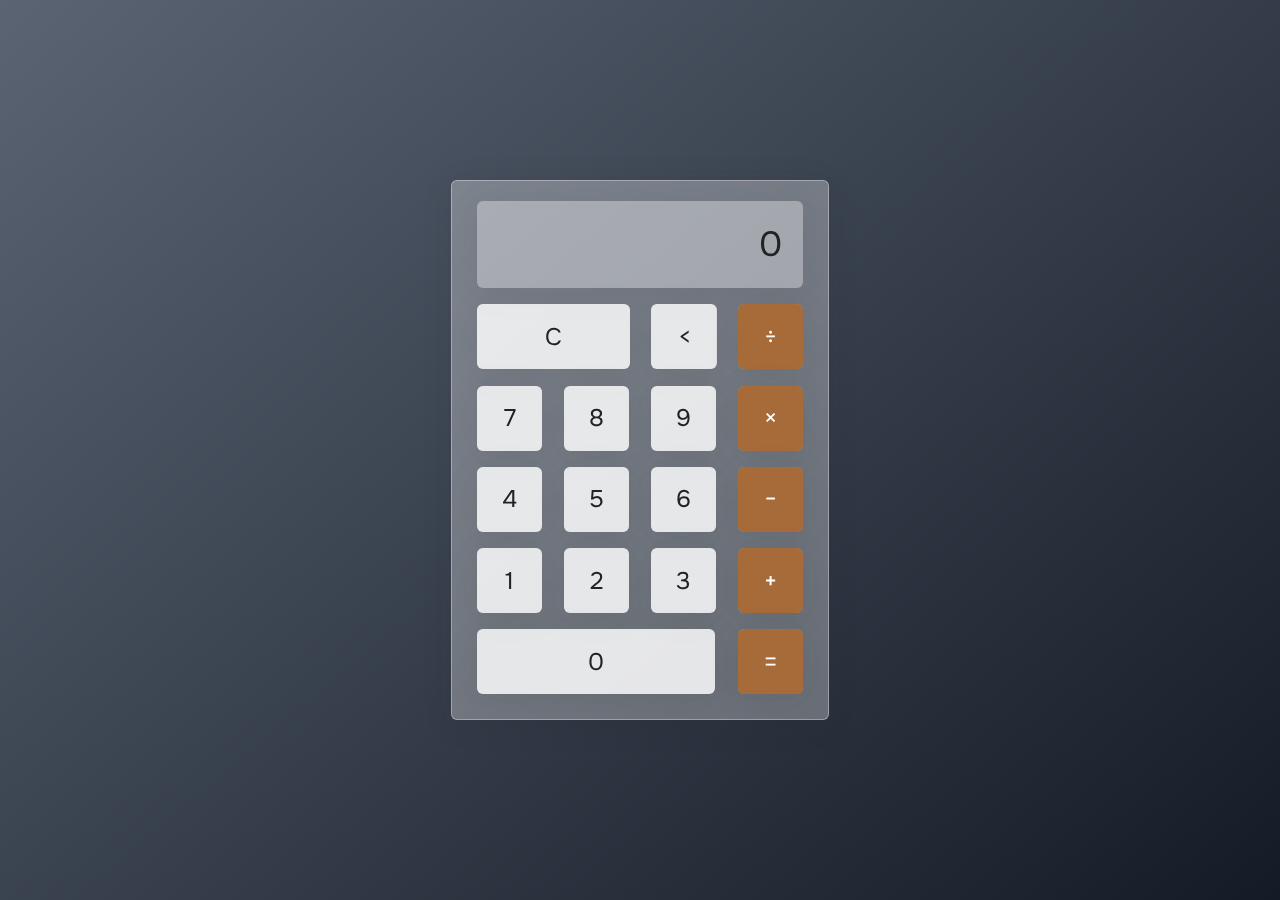
<file: Calculadora/index.html>
<!DOCTYPE html>
<html lang="en">
<head>
    <meta charset="UTF-8">
    <meta http-equiv="X-UA-Compatible" content="IE=edge">
    <meta name="viewport" content="width=device-width, initial-scale=1.0">
    <link rel="stylesheet" href="style.css">
    <title>Calculadora</title>
</head>
<body>
    
    <div class="wrapper">
        <section class="screen">
            0
        </section>

        <section class="calc-buttons">
            <div class="calc-button-row">
                <button class="calc-button double">
                    C
                </button>
                <button class="calc-button">
                    <
                </button>
                <button class="calc-button">
                    &divide;
                </button>
            </div>
            
            <div class="calc-button-row">
                <button class="calc-button">
                    7
                </button>
                <button class="calc-button">
                    8
                </button>
                <button class="calc-button">
                    9
                </button>
                <button class="calc-button">
                    &times;
                </button>
            </div>
            
            <div class="calc-button-row">
                <button class="calc-button">
                    4
                </button>
                <button class="calc-button">
                    5
                </button>
                <button class="calc-button">
                    6
                </button>
                <button class="calc-button">
                    &minus;
                </button>
            </div>
            
            <div class="calc-button-row">
                <button class="calc-button">
                    1
                </button>
                <button class="calc-button">
                    2
                </button>
                <button class="calc-button">
                    3
                </button>
                <button class="calc-button">
                    &plus;
                </button>
            </div>
            
            <div class="calc-button-row">
                <button class="calc-button triple">
                    0
                </button>
                <button class="calc-button">
                    &equals;
                </button>
            </div>

        </section>
    </div>

    <script src="script.js"></script>
</body>
</html>
</file>
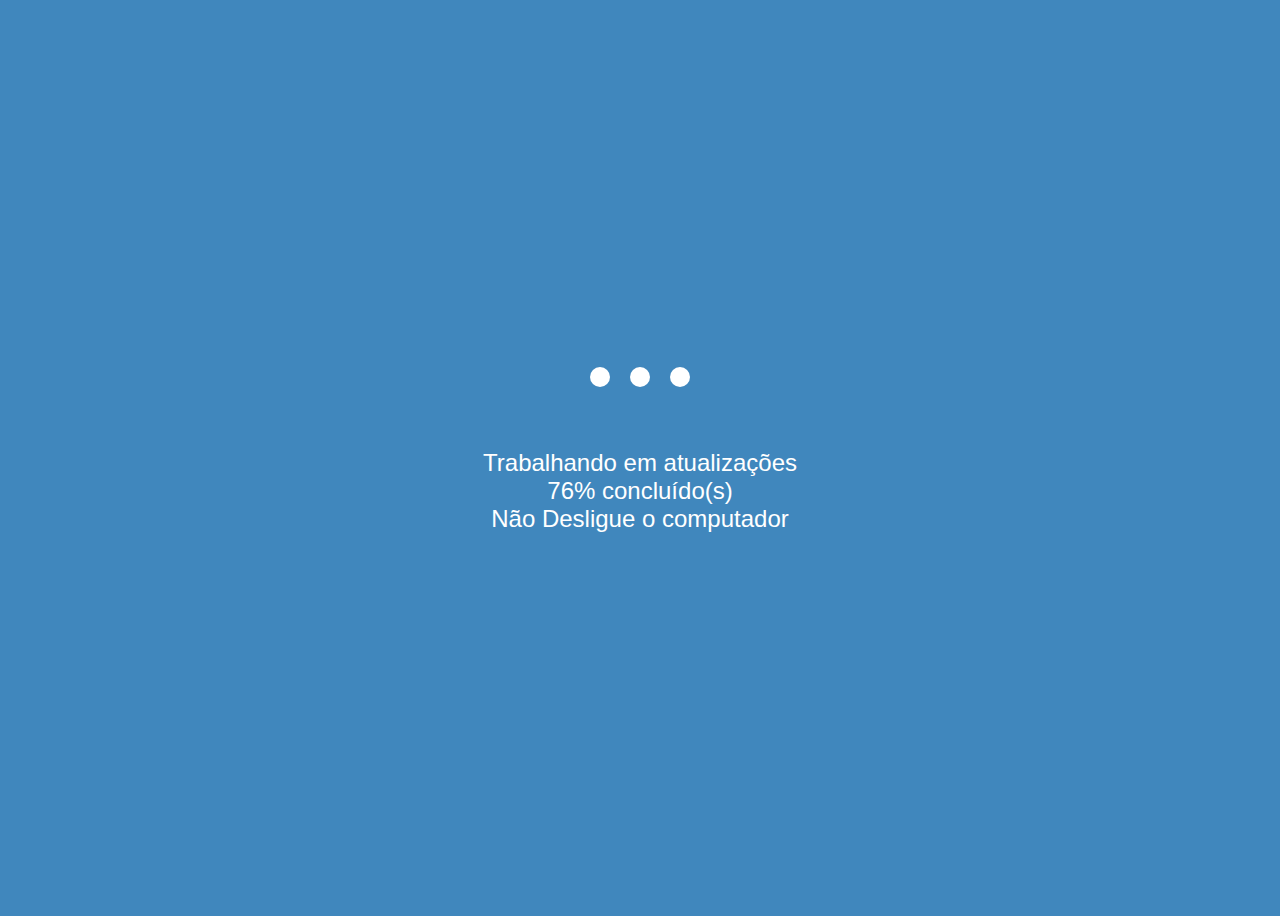
<file: loading/index1.html>
<!DOCTYPE html>
<html lang="pt-br">
<head>
    <meta charset="UTF-8">
    <meta http-equiv="X-UA-Compatible" content="IE=edge">
    <meta name="viewport" content="width=device-width, initial-scale=1.0">
    <title>loading</title>
    <link rel="stylesheet" href="source/style.css">
</head>
<body>

    <div>
        <div class="loading1">
            <span></span>
            <span></span>
            <span></span>
        </div>
        <div class="text">
            <p>Trabalhando em atualizações<br>76% concluído(s)<br>Não Desligue o computador</p>
        </div>
    </div>
    
</body>
</html>
</file>
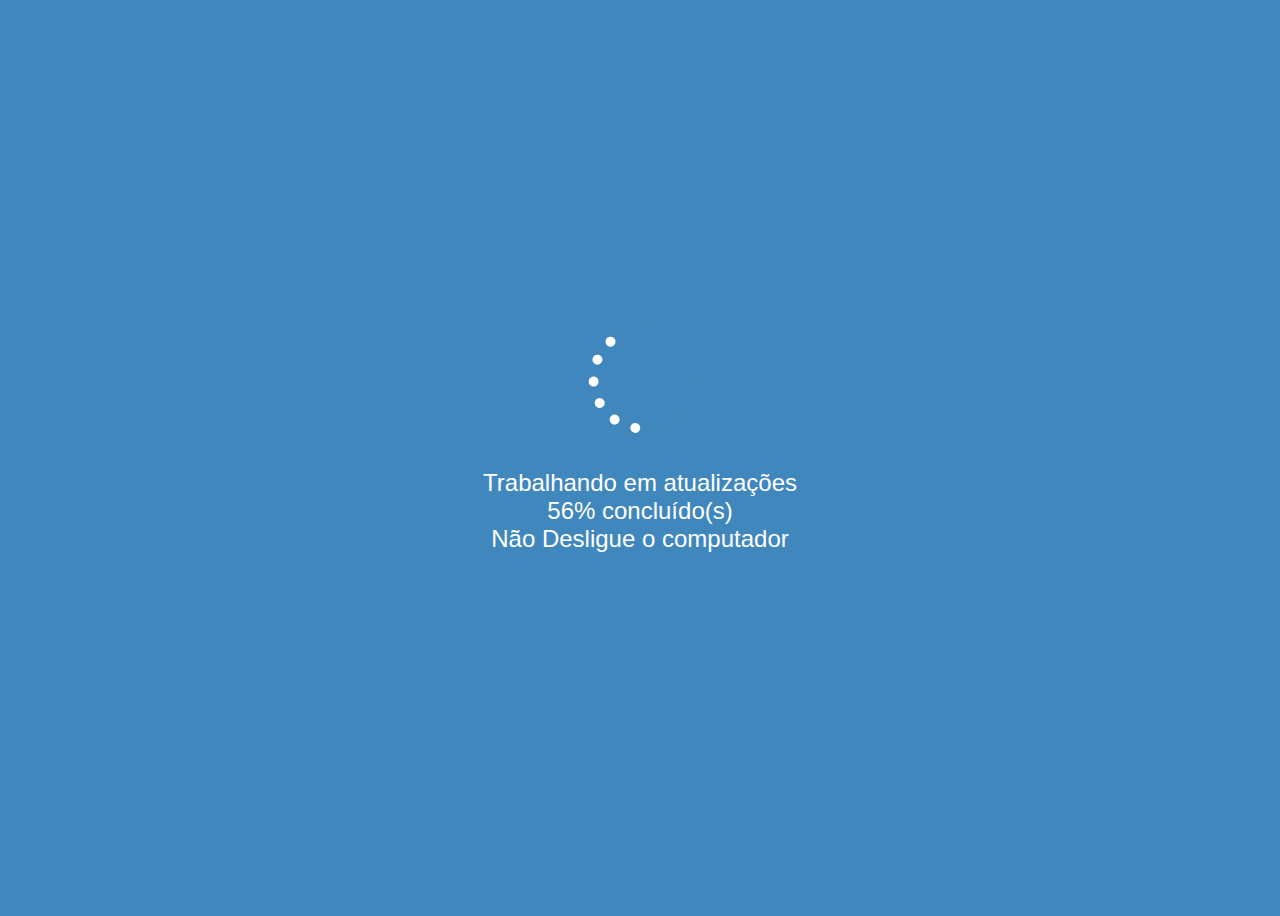
<file: loading/index2.html>
<!DOCTYPE html>
<html lang="pt-br">
<head>
    <meta charset="UTF-8">
    <meta http-equiv="X-UA-Compatible" content="IE=edge">
    <meta name="viewport" content="width=device-width, initial-scale=1.0">
    <title>loading</title>
    <link rel="stylesheet" href="source/style.css">
</head>
<body>

    <div>
        <div class="loading2">
            <span style="--i:1;"></span>
            <span style="--i:2;"></span>
            <span style="--i:3;"></span>
            <span style="--i:4;"></span>
            <span style="--i:5;"></span>
            <span style="--i:6;"></span>
            <span style="--i:7;"></span>
            <span style="--i:8;"></span>
            <span style="--i:9;"></span>
            <span style="--i:10;"></span>
            <span style="--i:11;"></span>
            <span style="--i:12;"></span>
            <span style="--i:13;"></span>
            <span style="--i:14;"></span>
        </div>
        <div class="text">
            <p>Trabalhando em atualizações<br>56% concluído(s)<br>Não Desligue o computador</p>
        </div>
    </div>
    
</body>
</html>
</file>
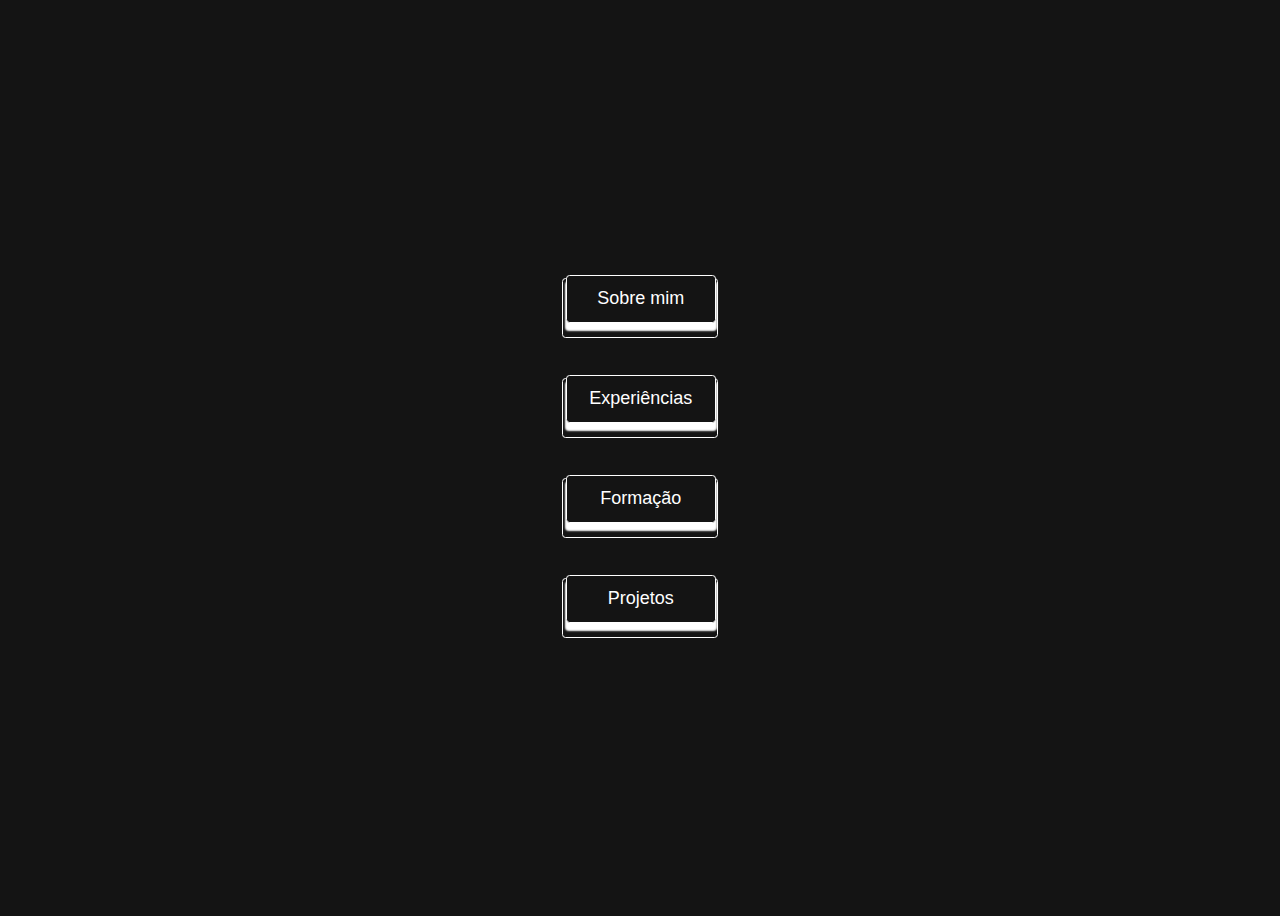
<file: teste_portifolio/home.html>
<!DOCTYPE html>
<html lang="pt-br">
<head>
    <meta charset="UTF-8">
    <meta http-equiv="X-UA-Compatible" content="IE=edge">
    <meta name="viewport" content="width=device-width, initial-scale=1.0">
    <link rel="shortcut icon" href="source/images/favicon.ico" type="image/x-icon">
    <title>Home</title>
    <link rel="stylesheet" href="source/style.css">
</head>
<body class="home">
    <div class="content">
        <button>
            <span>
                <a href="pages/profile.html">Sobre mim</a>
            </span>
        </button>
        <button>
            <span>
                <a href="pages/experience.html">Experiências</a>
            </span>
        </button>
        <button>
            <span>
                <a href="pages/education.html">Formação</a>
            </span>
        </button>
        <button>
            <span>
                <a href="pages/projects.html">Projetos</a>
            </span>
        </button>
    </div>
</body>
</html>
</file>
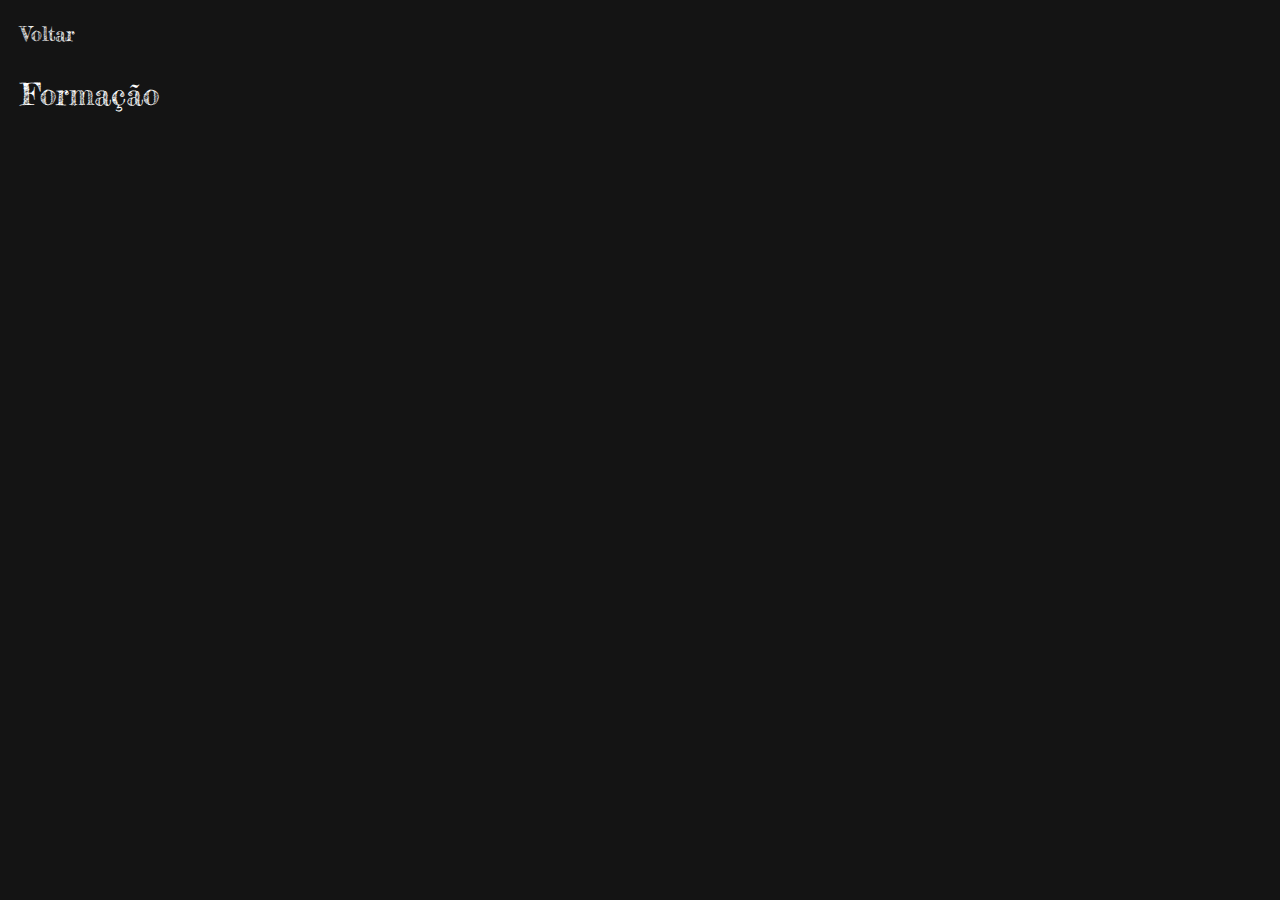
<file: teste_portifolio/pages/education.html>
<!DOCTYPE html>
<html lang="pt-br">
<head>
    <meta charset="UTF-8">
    <meta http-equiv="X-UA-Compatible" content="IE=edge">
    <meta name="viewport" content="width=device-width, initial-scale=1.0">
    <link rel="shortcut icon" href="source/images/favicon.ico" type="image/x-icon">
    <title>Formação</title>
    <link rel="stylesheet" href="../source/style.css">
</head>
<body>

    <div class="main">

        <div class="back">
            <a href="../home.html" target="_self" rel="prev">Voltar</a>
        </div>

        <div class="title">
            <p>Formação</p>
        </div>

    </div>

</body>
</html>
</file>
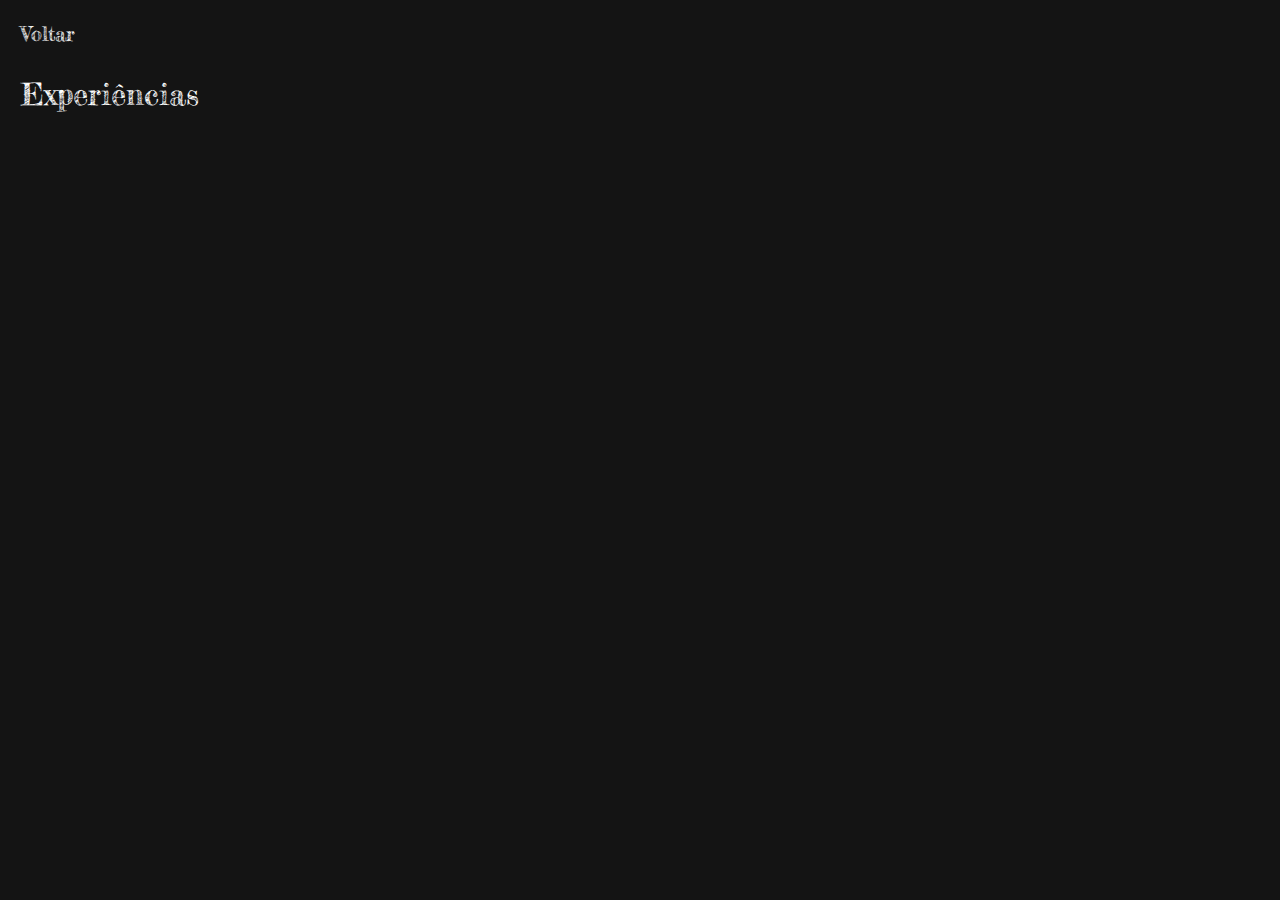
<file: teste_portifolio/pages/experience.html>
<!DOCTYPE html>
<html lang="pt-br">
<head>
    <meta charset="UTF-8">
    <meta http-equiv="X-UA-Compatible" content="IE=edge">
    <meta name="viewport" content="width=device-width, initial-scale=1.0">
    <link rel="shortcut icon" href="source/images/favicon.ico" type="image/x-icon">
    <title>Experiências</title>
    <link rel="stylesheet" href="../source/style.css">
</head>
<body>

    <div class="main">
        <div class="back">
            <a href="../home.html" target="_self" rel="prev">Voltar</a>
        </div>

        <div class="title">
            <p>Experiências</p>
        </div>
        
    </div>

</body>
</html>
</file>
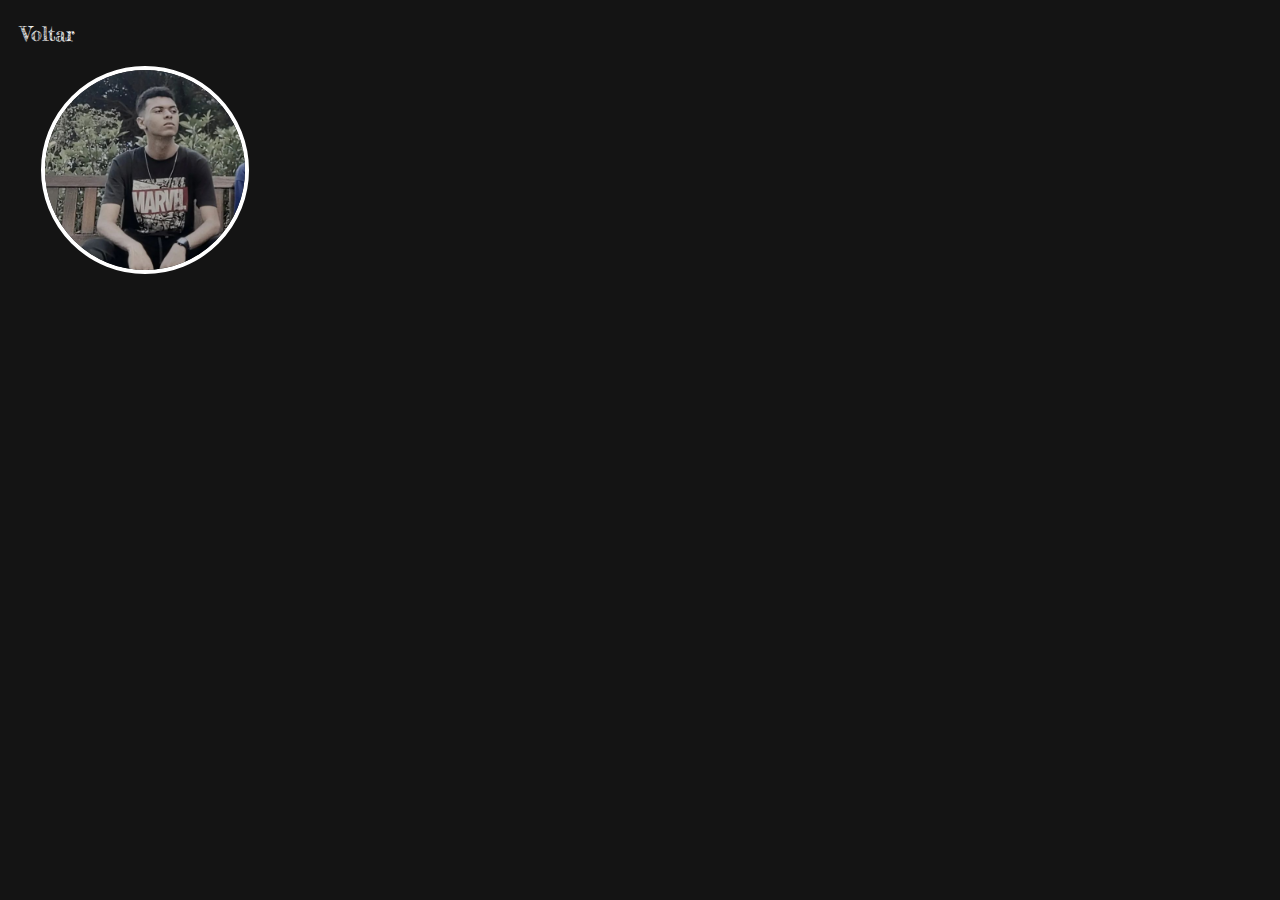
<file: teste_portifolio/pages/profile.html>
<!DOCTYPE html>
<html lang="pt-br">
<head>
    <meta charset="UTF-8">
    <meta http-equiv="X-UA-Compatible" content="IE=edge">
    <meta name="viewport" content="width=device-width, initial-scale=1.0">
    <link rel="shortcut icon" href="source/images/favicon.ico" type="image/x-icon">
    <title>Sobre mim</title>
    <link rel="stylesheet" href="../source/style.css">
</head>
<body>
    <div class="main">
        <div class="back">
            <a href="../home.html" target="_self" rel="prev">Voltar</a>
        </div>

        <div class="photo_profile">
            <img src="../source/images/photo_profile.png" alt="Gus">
        </div>
        
    </div>

    
    
    
</body>
</html>
</file>
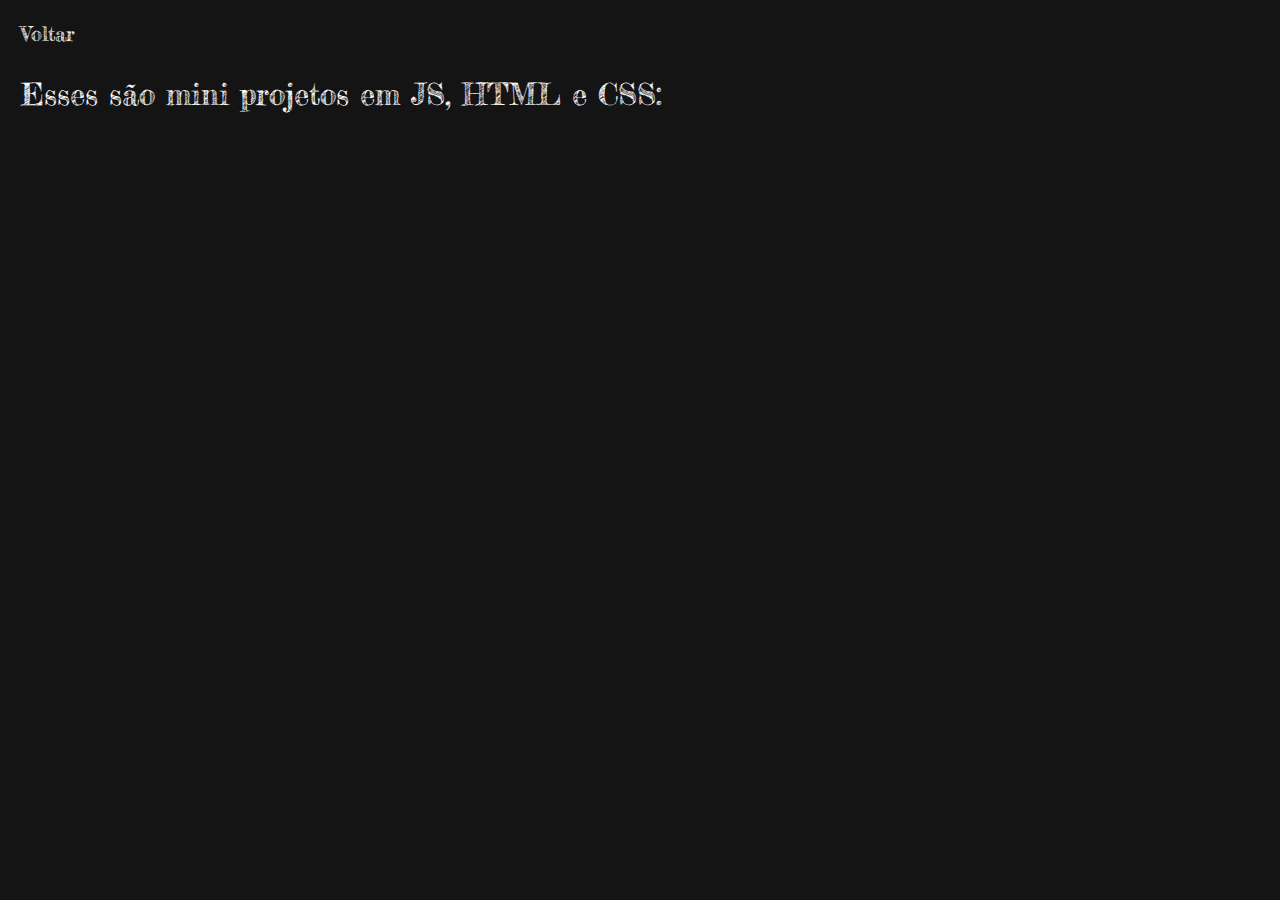
<file: teste_portifolio/pages/projects.html>
<!DOCTYPE html>
<html lang="pt-br">
<head>
    <meta charset="UTF-8">
    <meta http-equiv="X-UA-Compatible" content="IE=edge">
    <meta name="viewport" content="width=device-width, initial-scale=1.0">
    <link rel="shortcut icon" href="source/images/favicon.ico" type="image/x-icon">
    <title>projects</title>
    <link rel="stylesheet" href="../source/style.css">
</head>
<body>

    <div class="main">
        <div class="back">
            <a href="../home.html" target="_self" rel="prev">Voltar</a>
        </div>

        <div class="title">
            <p>Esses são mini projetos em JS, HTML e CSS:</p>
        </div>
        
    </div>

</body>
</html>
</file>
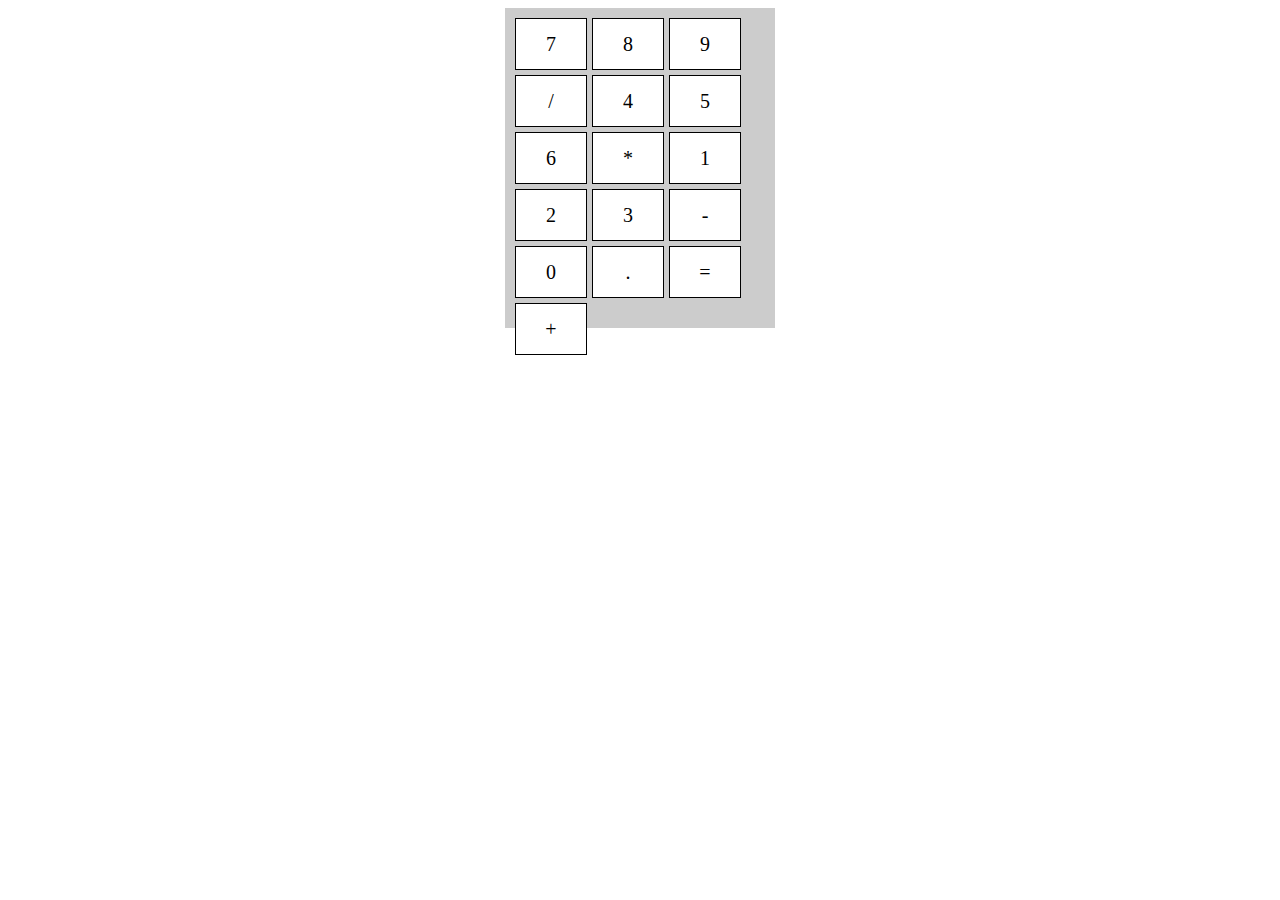
<file: Py/ChatGPT/templates/calculator.html>
<html>

<head>
    <title>Calculadora</title>
    <style>
        #calculator {
            width: 250px;
            height: 300px;
            background-color: #ccc;
            padding: 10px;
            margin: 0 auto;
        }

        #calculator ul {
            list-style: none;
            padding: 0;
            margin: 0;
        }

        #calculator ul li {
            width: 70px;
            height: 50px;
            background-color: #fff;
            border: 1px solid #000;
            float: left;
            font-size: 20px;
            text-align: center;
            line-height: 50px;
            margin-right: 5px;
            margin-bottom: 5px;
        }
    </style>
</head>

<body>
    <div id="calculator">
        <ul>
            <li>7</li>
            <li>8</li>
            <li>9</li>
            <li>/</li>
            <li>4</li>
            <li>5</li>
            <li>6</li>
            <li>*</li>
            <li>1</li>
            <li>2</li>
            <li>3</li>
            <li>-</li>
            <li>0</li>
            <li>.</li>
            <li>=</li>
            <li>+</li>
        </ul>
    </div>
</body>

</html>
</file>
<file: Calculadora/style.css>
@charset "UTF-8";
@import url('https://fonts.googleapis.com/css2?family=Onest:wght@300&display=swap');

html{
    box-sizing: border-box;
    height: 100%;
}

*,
*::before,
*::after{
    box-sizing: inherit;
    margin: 0;
    padding: 0;
}

body{
    align-items: center;
    background: linear-gradient(320deg, #151B26, #5A6473);
    display: flex;
    font-family: 'Onest', sans-serif;
    font-display: swap;
    height: inherit;
    justify-content: center;
}

.wrapper{
    backdrop-filter: blur(5.5px);
    -webkit-backdrop-filter: blur(5.5px);
    border-radius: 6px;
    box-shadow: 0 4px 30px rgba(35, 35, 35, 0.1);
    color: #232323;
    backdrop-filter: blur(4px);
    -webkit-backdrop-filter: blur(4px);
    background: rgba(255, 255, 255, 0.30);
    border: 1px solid rgba(255, 255, 255, 0.34);
    flex-basis: 0px;
    height: 540px;
    padding: 20px 25px;
}

.screen{
    backdrop-filter: blur(5.5px);
    -webkit-backdrop-filter: blur(5.5px);
    background: rgba(255, 255, 255, 0.05);
    border: 1px solid rgba(255, 255, 255, 0.01);
    border-radius: 6px;
    box-shadow: 0 4px 30px rgba(35, 35, 35, 0.1);
    color: #232323;
    font-size: 35px;
    overflow: auto;
    padding: 20px;
    text-align: right;
    width: 326px;
}

.calc-button-row{
    display: flex;
    justify-content: space-between;
    margin: 5% 0;
}

.calc-button{
    backdrop-filter: blur(5.5px);
    -webkit-backdrop-filter: blur(5.5px);
    background: rgba(255, 255, 255, 0.75);
    border: 1px solid rgba(255, 255, 255, 0.01);
    border-radius: 6px;
    box-shadow: 0 4px 30px rgba(35, 35, 35, 0.1);
    color: #232323;
    flex-basis: 20%;
    font-family: inherit;
    font-size: 24px;
    height: 65px;
}

.calc-button:last-child{
    backdrop-filter: blur(5.5px);
    -webkit-backdrop-filter: blur(5.5px);
    background: rgba(255, 255, 255, 0.75);
    border: 1px solid rgba(255, 255, 255, 0.01);
    border-radius: 6px;
    box-shadow: 0 4px 30px rgba(35, 35, 35, 0.1);
    color: #fff;
    background: #A66B38;
}

.calc-button:last-child:hover{
    background: #D9A05B;
    color: inherit;
}

.calc-button:last-child:active{
    background: #D9B282;
    color: inherit;
}

.calc-button:hover{
    background-color: inherit;
}

.calc-button:active{
    background-color: #D9B282;
}

.double{
    flex-basis: 47%;
}

.triple{
    flex-basis: 73%;
}
</file>
<file: loading/source/style.css>
:root{
    --bg:#4087bd;
}

body {
    background-color: var(--bg);
    align-items: center;
    display: flex;
    justify-content: center;
    height: 100vh;
    overflow: hidden;
}

.text p {
    font-family: 'Segoe UI', sans-serif;
    font-size: 24px;
    color: white;
    text-align: center;
    margin-top: 50px;
}

.loading1 {
    display: inline;
    align-items: center;
    padding: 140px;
}

.loading1 span {
    display: inline-block;
    width: 20px;
    height: 20px;
    border-radius: 50%;
    background: rgb(255, 255, 255);
    margin: 8px;
}

.loading1 span {
    animation: bounce .6s cubic-bezier(0.6,0.1,1,0.4);
    animation-iteration-count: infinite;
    animation-direction: alternate;
}

.loading1 span:nth-child(1) {
    animation-delay: .1s;
}

.loading1 span:nth-child(2) {
    animation-delay: .2s;
}

.loading1 span:nth-child(3) {
    animation-delay: .3s;
}

@keyframes bounce {
    to {
        transform: translateY(50px);
    }
}

.loading2 {
    position: relative;
    width: 80px;
    height: 80px;
    animation: spin 1s linear infinite;
    margin-left: 120px;
}

.loading2 span {
    position: absolute;
    top: 0;
    left: 0;
    width: 100%;
    height: 100%;
    transform: rotate(calc(26deg * var(--i)));
}

.loading2 span::before {
    content: '';
    position: absolute;
    top: 0;
    left: 0;
    width: 10px;
    height: 10px;
    border-radius: 50%;
    background: white;

}

.loading2 span:nth-child(1)::before {
    background: var(--bg);
}

.loading2 span:nth-child(2)::before {
    background: var(--bg);
}

.loading2 span:nth-child(3)::before {
    background: var(--bg);
}

.loading2 span:nth-child(4)::before {
    background: var(--bg);
}

.loading2 span:nth-child(5)::before {
    background: var(--bg);
}

.loading2 span:nth-child(6)::before {
    background: var(--bg);
}

.loading2 span:nth-child(7)::before {
    background: var(--bg);
}

.loading2 span:nth-child(8)::before {
    background: var(--bg);
}

@keyframes spin {
    to {
        transform: rotate(360deg);
    }
}
</file>
<file: teste_portifolio/source/style.css>
@charset "UTF-8";
@import url('https://fonts.googleapis.com/css2?family=Fredericka+the+Great&display=swap');

body {
    background-color: #141414;
    display: flex;
    position: relative;
}

body.home {
    position: relative;
    display: flex;
    align-items: center;
    background-color: #141414;
    height: 100vh;
}

.content {
    position: relative;
    display: grid;
    justify-content: center;
    width: 100%;
    gap: 40px;
}

button {
    padding: 0.1em 0.25em;
    width: 13em;
    height: 5em;
    background-color: #141414;
    border: 0.08em solid #fff;
    border-radius: 0.3em;
    font-size: 12px;
}

button span {
    position: relative;
    display: flex;
    justify-content: center;
    align-items: center;
    bottom: 0.5em;
    width: 8.20em;
    height: 2.6em;
    background-color: #141414;
    border-radius: 0.2em;
    font-size: 1.5em;
    color: #fff;
    border: 0.08em solid #fff;
    box-shadow: 0 0.4em 0.1em 0.019em;
}

button span:hover {
    transition: all 0.5s;
    transform: translate(0, 0.4em);
    box-shadow: 0 0 0 0 #fff;
}

button span:not(hover) {
    transition: all 1s;
}

button span a {
    position: relative;
    text-decoration: none;
    color: #fff;
}

.photo_profile {
    padding: 20px;
}

.photo_profile img {
    position: relative;
    width: 200px;
    border: 4px solid #fff;
    border-radius: 50%;
}

.main {
    position: absolute;
    padding: 0.8em;
}

.back a {
    position: relative;
    display: flex;
    text-decoration: none;
    color: #fff;
    font-size: 20px;
    font-family: 'Fredericka the Great', cursive;;
}

.title p {
    position: relative;
    display: flex;
    text-decoration: none;
    color: #fff;
    font-size: 30px;
    font-family: 'Fredericka the Great', cursive;;
}
</file>
